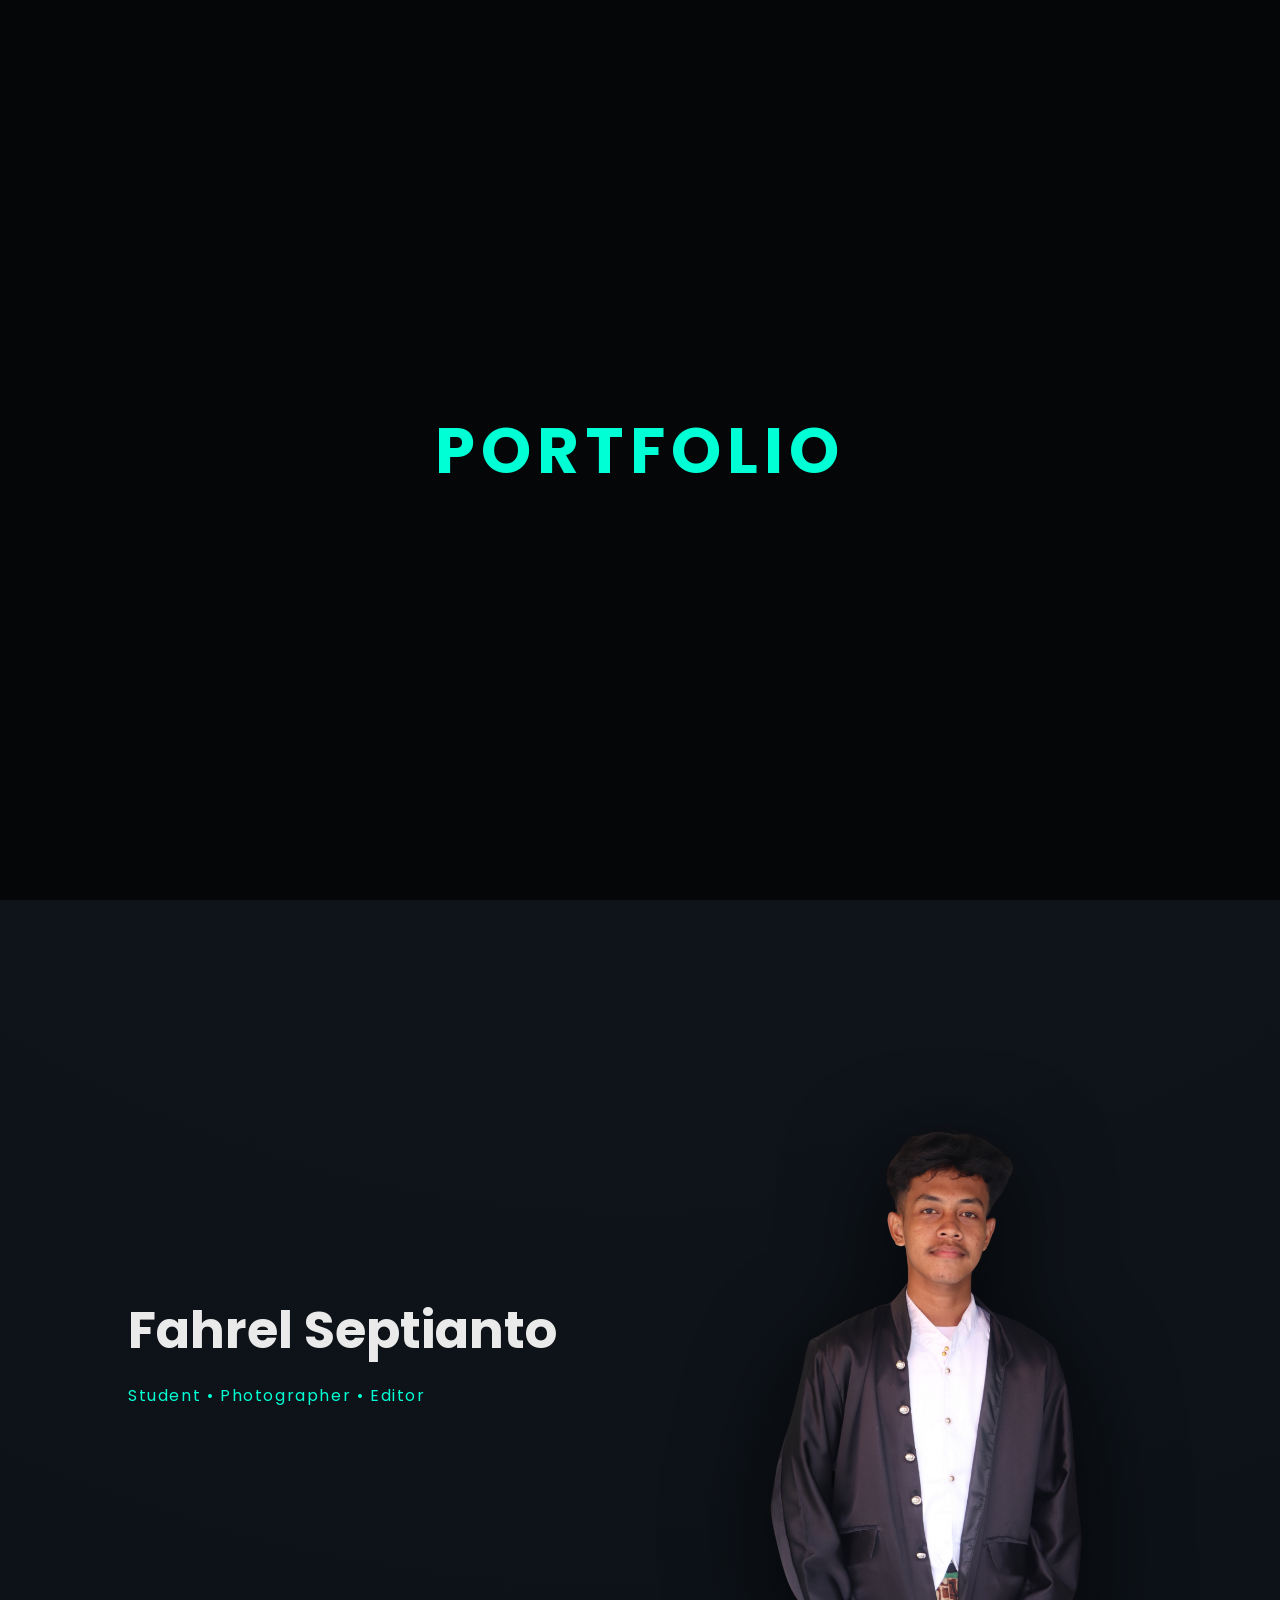
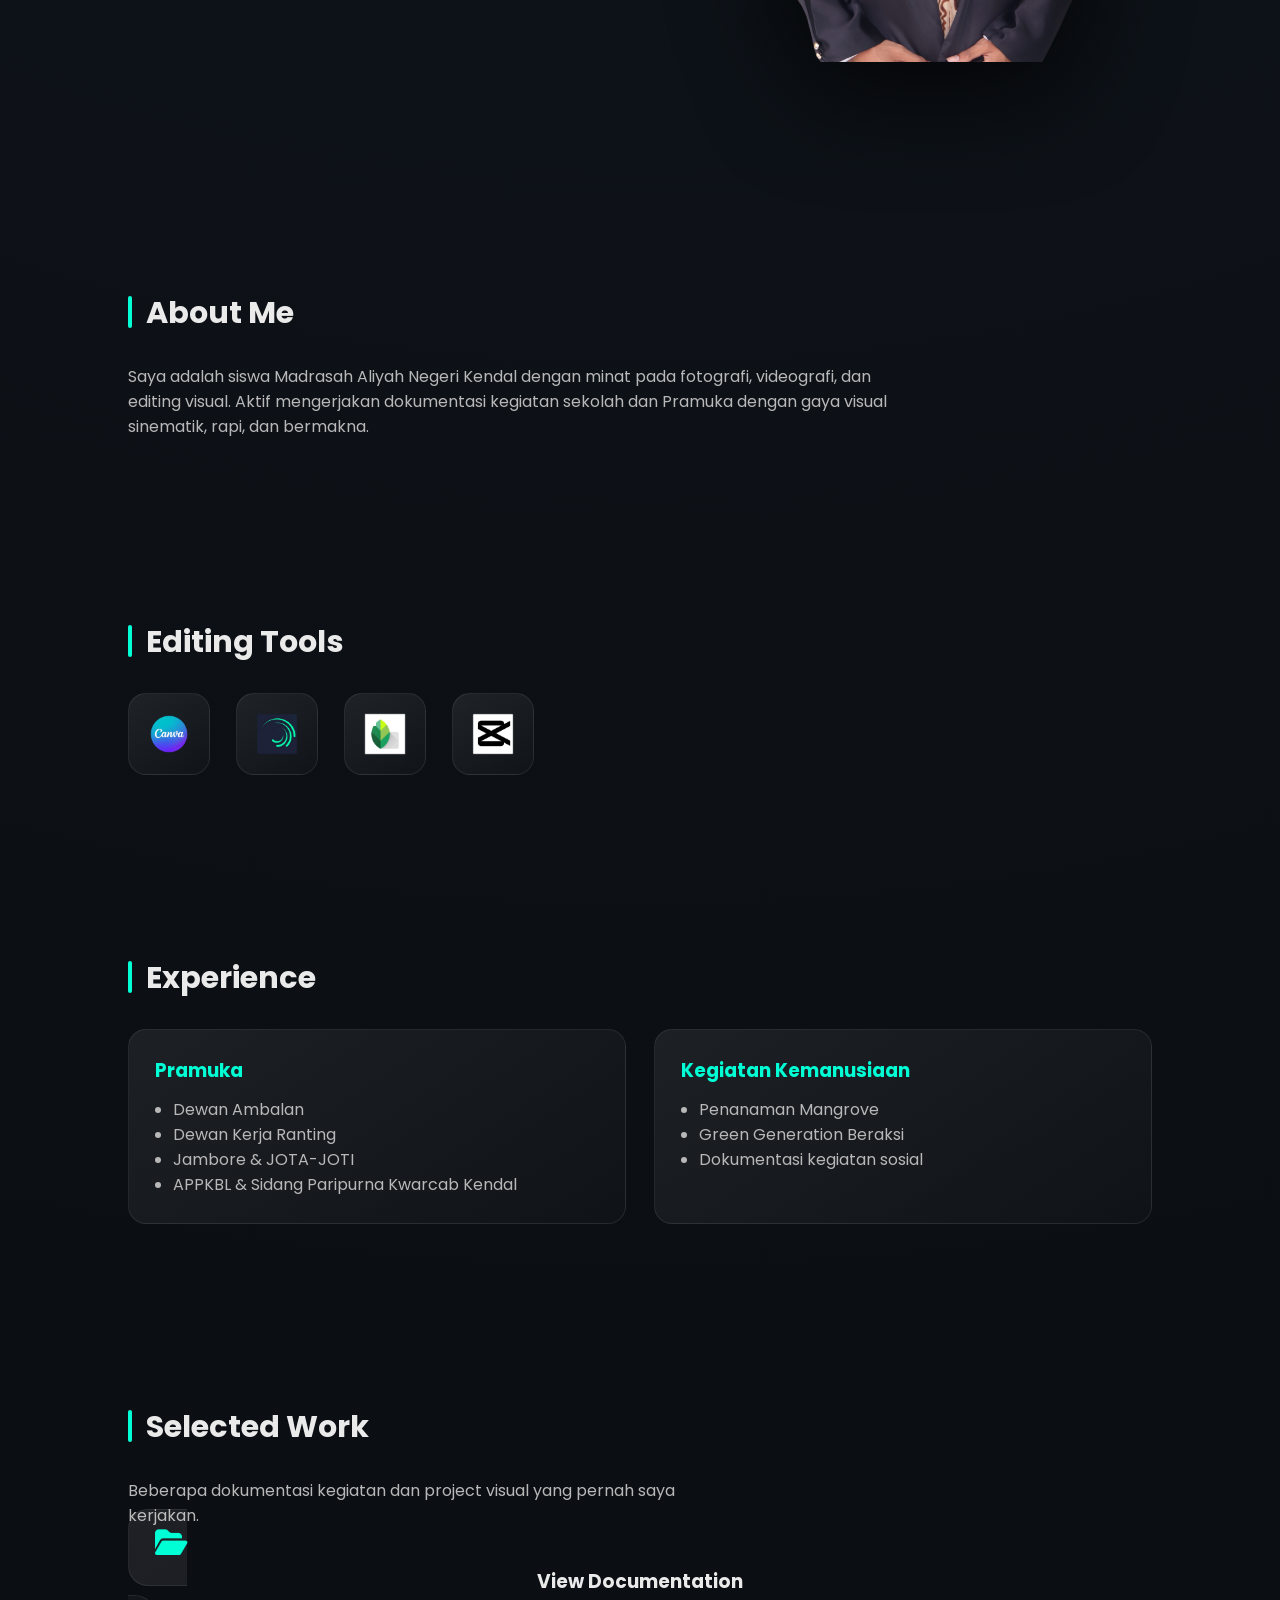
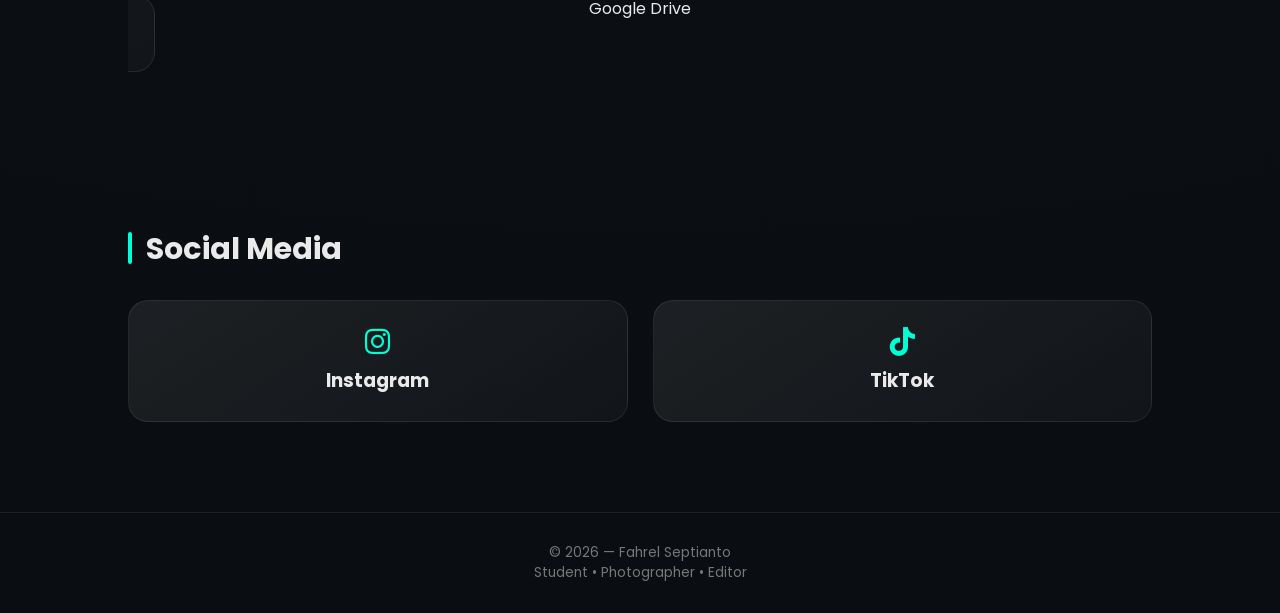
<file: index.html>
<!DOCTYPE html>
<html lang="id">
<head>
  <!-- ===============================
       BASIC META
  =============================== -->
  <meta charset="UTF-8">
  <meta name="viewport" content="width=device-width, initial-scale=1.0">

  <!-- Google Site Verification -->
  <meta name="google-site-verification"
        content="wMD42edv80nw1M5Up9EnsaV5Bcc8OdPbNIPWMhugHXU" />

  <title>Portfolio | Fahrel Septianto</title>

  <!-- ===============================
       SEO META
  =============================== -->
  <meta name="description"
        content="Portfolio Fahrel Septianto — Student, Photographer, dan Editor. Dokumentasi kegiatan, fotografi, videografi, dan editing visual." />

  <meta name="keywords"
        content="Fahrel Septianto, portofolio, fotografer pelajar, videografer, editor, MAN Kendal, fotografi sekolah" />

  <meta name="author" content="Fahrel Septianto" />

  <!-- ===============================
       OPEN GRAPH (Social Preview)
  =============================== -->
  <meta property="og:title" content="Portfolio | Fahrel Septianto" />
  <meta property="og:description"
        content="Student • Photographer • Editor — dokumentasi dan karya visual." />
  <meta property="og:type" content="website" />
  <meta property="og:url"
        content="https://cadiz28.github.io/Portfolio/" />
  <meta property="og:image"
        content="https://cadiz28.github.io/Portfolio/img/preview.jpg" />

  <!-- ===============================
       CSS & ICON
  =============================== -->
  <link rel="stylesheet" href="style.css">

  <link rel="stylesheet"
        href="https://cdnjs.cloudflare.com/ajax/libs/font-awesome/6.5.1/css/all.min.css">
</head>
<body>

  <!-- ===============================
       INTRO CINEMATIC LOADER
  =============================== -->
  <div class="intro-loader">
    <h1 class="intro-text">PORTFOLIO</h1>
  </div>

  <!-- CINEMATIC OVERLAY -->
  <div class="grain-overlay"></div>
  <div class="glow-overlay"></div>

  <!-- ===============================
       HERO SECTION
  =============================== -->
  <header class="hero parallax">
    <h1 class="hero-title">PORTFOLIO</h1>

    <div class="scroll-indicator">
      <i class="fa-solid fa-chevron-down"></i>
    </div>
  </header>

  <!-- ===============================
       PROFILE
  =============================== -->
  <section class="profile">
    <div class="profile-left">
      <h2 class="name">Fahrel Septianto</h2>
      <p class="interest">Student • Photographer • Editor</p>
    </div>

    <div class="profile-right">
      <img src="img/profile.png" alt="Foto Fahrel Septianto">
    </div>
  </section>

  <!-- ===============================
       ABOUT
  =============================== -->
  <section class="about reveal">
    <h2 class="title">About Me</h2>
    <p>
      Saya adalah siswa Madrasah Aliyah Negeri Kendal dengan minat pada
      fotografi, videografi, dan editing visual. Aktif mengerjakan
      dokumentasi kegiatan sekolah dan Pramuka dengan gaya visual
      sinematik, rapi, dan bermakna.
    </p>
  </section>

  <!-- ===============================
       SKILLS
  =============================== -->
  <section class="skills reveal">
    <h2 class="title">Editing Tools</h2>

    <div class="skills-grid">
      <div class="skill-icon">
        <img src="img/canva.png" alt="Canva">
      </div>
      <div class="skill-icon">
        <img src="img/alight-motion.png" alt="Alight Motion">
      </div>
      <div class="skill-icon">
        <img src="img/snapseed.png" alt="Snapseed">
      </div>
      <div class="skill-icon">
        <img src="img/capcut.png" alt="CapCut">
      </div>
    </div>
  </section>

  <!-- ===============================
       EXPERIENCE
  =============================== -->
  <section class="experience reveal">
    <h2 class="title">Experience</h2>

    <div class="grid">
      <div class="card">
        <h3>Pramuka</h3>
        <ul>
          <li>Dewan Ambalan</li>
          <li>Dewan Kerja Ranting</li>
          <li>Jambore & JOTA-JOTI</li>
          <li>APPKBL & Sidang Paripurna Kwarcab Kendal</li>
        </ul>
      </div>

      <div class="card">
        <h3>Kegiatan Kemanusiaan</h3>
        <ul>
          <li>Penanaman Mangrove</li>
          <li>Green Generation Beraksi</li>
          <li>Dokumentasi kegiatan sosial</li>
        </ul>
      </div>
    </div>
  </section>

  <!-- ===============================
       SELECTED WORK
  =============================== -->
  <section class="works reveal">
    <h2 class="title">Selected Work</h2>

    <p style="max-width:600px; color:#b8b8b8;">
      Beberapa dokumentasi kegiatan dan project visual yang pernah saya kerjakan.
    </p>

    <a href="https://drive.google.com/your-link-here"
       target="_blank"
       class="social-card">
      <i class="fa-solid fa-folder-open"></i>
      <h3>View Documentation</h3>
      <p>Google Drive</p>
    </a>
  </section>

  <!-- ===============================
       SOCIAL MEDIA
  =============================== -->
  <section class="social reveal">
    <h2 class="title">Social Media</h2>

    <div class="social-grid">
      <a href="https://instagram.com/septian.xfrl"
         target="_blank"
         class="social-card">
        <i class="fa-brands fa-instagram"></i>
        <h3>Instagram</h3>
      </a>

      <a href="https://tiktok.com/@cadiz.ofc"
         target="_blank"
         class="social-card">
        <i class="fa-brands fa-tiktok"></i>
        <h3>TikTok</h3>
      </a>
    </div>
  </section>

  <!-- ===============================
       FOOTER
  =============================== -->
  <footer>
    © 2026 — Fahrel Septianto<br>
    Student • Photographer • Editor
  </footer>

  <!-- ===============================
       JAVASCRIPT
  =============================== -->
  <script src="script.js"></script>

</body>
</html>
</file>
<file: style.css>
/* ===============================
   GOOGLE FONT
================================ */
@import url("https://fonts.googleapis.com/css2?family=Poppins:wght@300;400;500;600&display=swap");


/* ===============================
   ROOT VARIABLES
================================ */
:root {
  --bg-main: #0a0d11;
  --bg-soft: #10161d;
  --accent: #00ffd5;
  --accent-soft: rgba(0, 255, 213, 0.35);
  --text-main: #eaeaea;
  --text-soft: #b8b8b8;
  --border-soft: rgba(255, 255, 255, 0.08);
}


/* ===============================
   RESET
================================ */
* {
  margin: 0;
  padding: 0;
  box-sizing: border-box;
  font-family: "Poppins", sans-serif;
}

html {
  scroll-behavior: smooth;
}

body {
  background: radial-gradient(circle at top, var(--bg-soft), var(--bg-main));
  color: var(--text-main);
  overflow-x: hidden;
}


/* ===============================
   INTRO LOADER
================================ */
.intro-loader {
  position: fixed;
  inset: 0;
  background: #050608;
  display: flex;
  align-items: center;
  justify-content: center;
  z-index: 2000;
}

.intro-text {
  font-size: clamp(2.6rem, 6vw, 4rem);
  letter-spacing: 6px;
  color: var(--accent);
  opacity: 0;
  animation: introFade 2.5s ease forwards;
}

@keyframes introFade {
  from {
    opacity: 0;
    transform: scale(0.92);
  }
  to {
    opacity: 1;
    transform: scale(1);
  }
}

.intro-loader.hide {
  opacity: 0;
  pointer-events: none;
  transition: opacity 1s ease;
}


/* ===============================
   CINEMATIC OVERLAY
================================ */
.grain-overlay {
  position: fixed;
  inset: 0;
  pointer-events: none;
  z-index: 999;
  background-image: url("https://grainy-gradients.vercel.app/noise.svg");
  opacity: 0.07;
  mix-blend-mode: overlay;
}

.glow-overlay {
  position: fixed;
  inset: 0;
  pointer-events: none;
  z-index: 1;
  background:
    radial-gradient(circle at 50% 15%, rgba(0,255,213,0.16), transparent 45%),
    radial-gradient(circle at 80% 75%, rgba(0,255,213,0.08), transparent 55%);
}


/* ===============================
   HERO
================================ */
.hero {
  height: 100vh;
  position: relative;
  display: flex;
  align-items: center;
  justify-content: center;
  text-align: center;
  overflow: hidden;
}

.hero::before {
  content: "";
  position: absolute;
  inset: 0;
  background:
    linear-gradient(to bottom, rgba(0,0,0,0.7), rgba(0,0,0,0.9)),
    url("img/hero-bg.jpg") center / cover no-repeat;
  transform: translateY(var(--parallax-offset, 0));
  will-change: transform;
}

.hero-title {
  position: relative;
  z-index: 2;
  font-size: clamp(3rem, 6vw, 4.6rem);
  letter-spacing: 6px;
  font-weight: 600;
  text-shadow:
    0 0 20px var(--accent-soft),
    0 0 60px rgba(0,255,213,0.18);
}


/* ===============================
   SCROLL INDICATOR
================================ */
.scroll-indicator {
  position: absolute;
  bottom: 36px;
  z-index: 2;
  font-size: 1.8rem;
  color: var(--accent);
  animation: bounce 1.8s infinite;
}

@keyframes bounce {
  0%,100% { transform: translateY(0); }
  50% { transform: translateY(12px); }
}


/* ===============================
   PROFILE
================================ */
.profile {
  min-height: 100vh;
  padding: 0 10%;
  display: flex;
  align-items: center;
  justify-content: space-between;
  gap: 50px;
  position: relative;
  z-index: 2;
}

.profile-left {
  max-width: 520px;
  opacity: 0;
  transform: translateX(-80px);
  transition: 1s ease;
}

.profile-left.slide-left {
  opacity: 1;
  transform: translateX(0);
}

.profile-left .name {
  font-size: clamp(2.4rem, 4vw, 3.4rem);
}

.profile-left .interest {
  margin-top: 14px;
  color: var(--accent);
  letter-spacing: 1.6px;
}

.profile-right {
  opacity: 0;
  transform: translateX(80px);
  transition: 1s ease;
}

.profile-right.slide-right {
  opacity: 1;
  transform: translateX(0);
}

.profile-right img {
  width: 100%;
  max-width: 420px;
  filter: drop-shadow(0 30px 50px rgba(0,0,0,0.75));
}


/* ===============================
   SECTION
================================ */
section {
  padding: 90px 10%;
  position: relative;
  z-index: 2;
}

.title {
  font-size: 1.9rem;
  margin-bottom: 28px;
  padding-left: 18px;
  position: relative;
}

.title::before {
  content: "";
  position: absolute;
  left: 0;
  top: 6px;
  width: 4px;
  height: 70%;
  background: var(--accent);
  border-radius: 10px;
}


/* ===============================
   ABOUT
================================ */
.about p {
  max-width: 760px;
  color: var(--text-soft);
}


/* ===============================
   SKILLS
================================ */
.skills-grid {
  display: flex;
  gap: 26px;
  flex-wrap: wrap;
}

.skill-icon {
  width: 82px;
  height: 82px;
  border-radius: 18px;
  background: linear-gradient(
    145deg,
    rgba(255,255,255,0.08),
    rgba(255,255,255,0.02)
  );
  border: 1px solid var(--border-soft);
  display: flex;
  align-items: center;
  justify-content: center;
  transition: 0.35s ease;
}

.skill-icon:hover {
  transform: translateY(-6px) scale(1.06);
  border-color: var(--accent-soft);
}

.skill-icon img {
  width: 42px;
}


/* ===============================
   GRID & CARD
================================ */
.grid {
  display: grid;
  grid-template-columns: repeat(auto-fit, minmax(260px, 1fr));
  gap: 28px;
}

.card {
  background: linear-gradient(
    145deg,
    rgba(255,255,255,0.07),
    rgba(255,255,255,0.02)
  );
  border: 1px solid var(--border-soft);
  padding: 26px;
  border-radius: 18px;
  transition: 0.35s ease;
}

.card:hover {
  transform: translateY(-8px);
  border-color: var(--accent-soft);
}

.card h3 {
  color: var(--accent);
  margin-bottom: 12px;
}

.card ul {
  padding-left: 18px;
  color: var(--text-soft);
}


/* ===============================
   SOCIAL & WORK
================================ */
.social-grid {
  display: grid;
  grid-template-columns: repeat(auto-fit, minmax(220px, 1fr));
  gap: 25px;
}

.social-card {
  text-decoration: none;
  color: var(--text-main);
  background: linear-gradient(
    145deg,
    rgba(255,255,255,0.08),
    rgba(255,255,255,0.03)
  );
  border: 1px solid var(--border-soft);
  padding: 26px;
  border-radius: 20px;
  text-align: center;
  transition: 0.35s ease;
}

.social-card i {
  font-size: 1.8rem;
  color: var(--accent);
  margin-bottom: 10px;
}

.social-card:hover {
  transform: translateY(-7px);
  border-color: var(--accent);
}


/* ===============================
   SCROLL REVEAL
================================ */
.reveal {
  opacity: 0;
  transform: translateY(40px);
  transition: 0.8s ease;
}

.reveal.active {
  opacity: 1;
  transform: translateY(0);
}


/* ===============================
   MOTION BLUR
================================ */
.motion-blur {
  filter: blur(2px);
  transition: filter 0.3s ease;
}


/* ===============================
   FOOTER
================================ */
footer {
  text-align: center;
  padding: 30px;
  font-size: 0.85rem;
  color: #777;
  border-top: 1px solid var(--border-soft);
}


/* ===============================
   RESPONSIVE
================================ */
@media (max-width: 900px) {
  .profile {
    flex-direction: column-reverse;
    text-align: center;
  }

  .profile-right img {
    max-width: 300px;
  }
}
</file>
